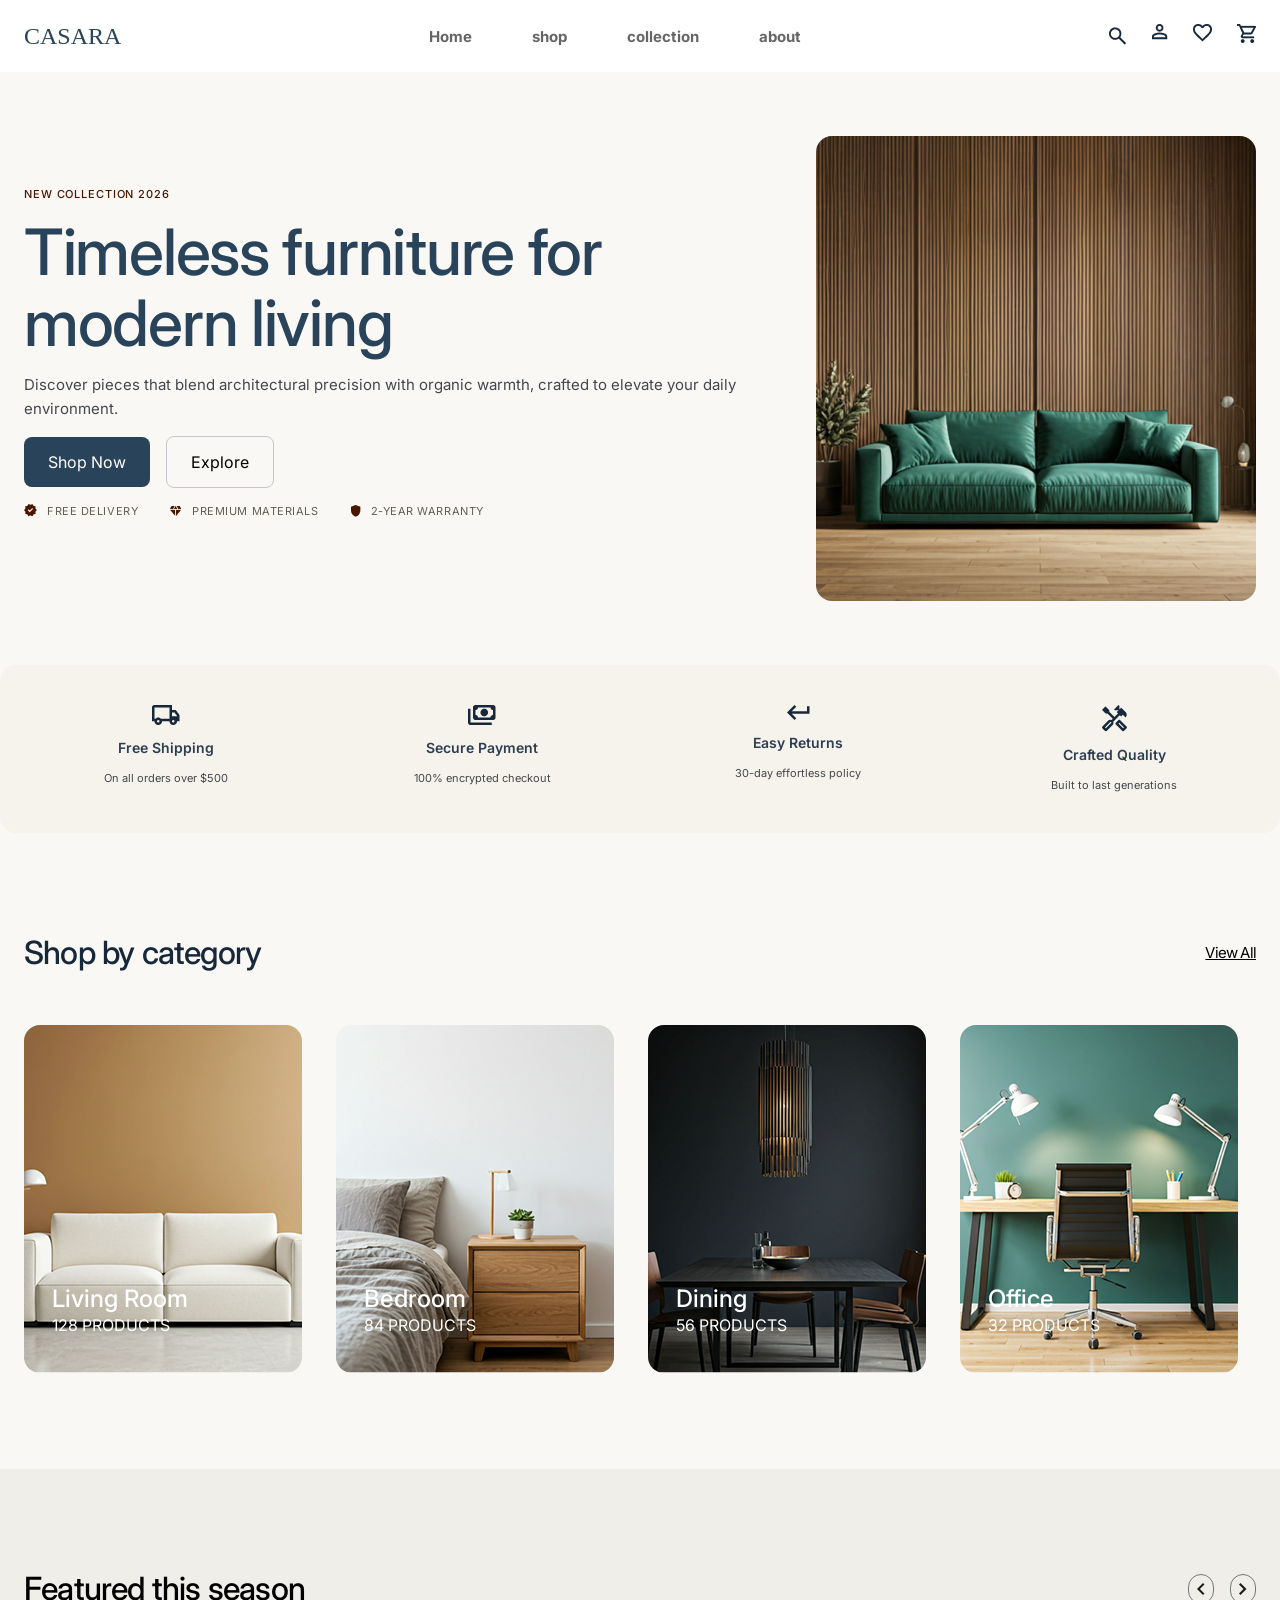
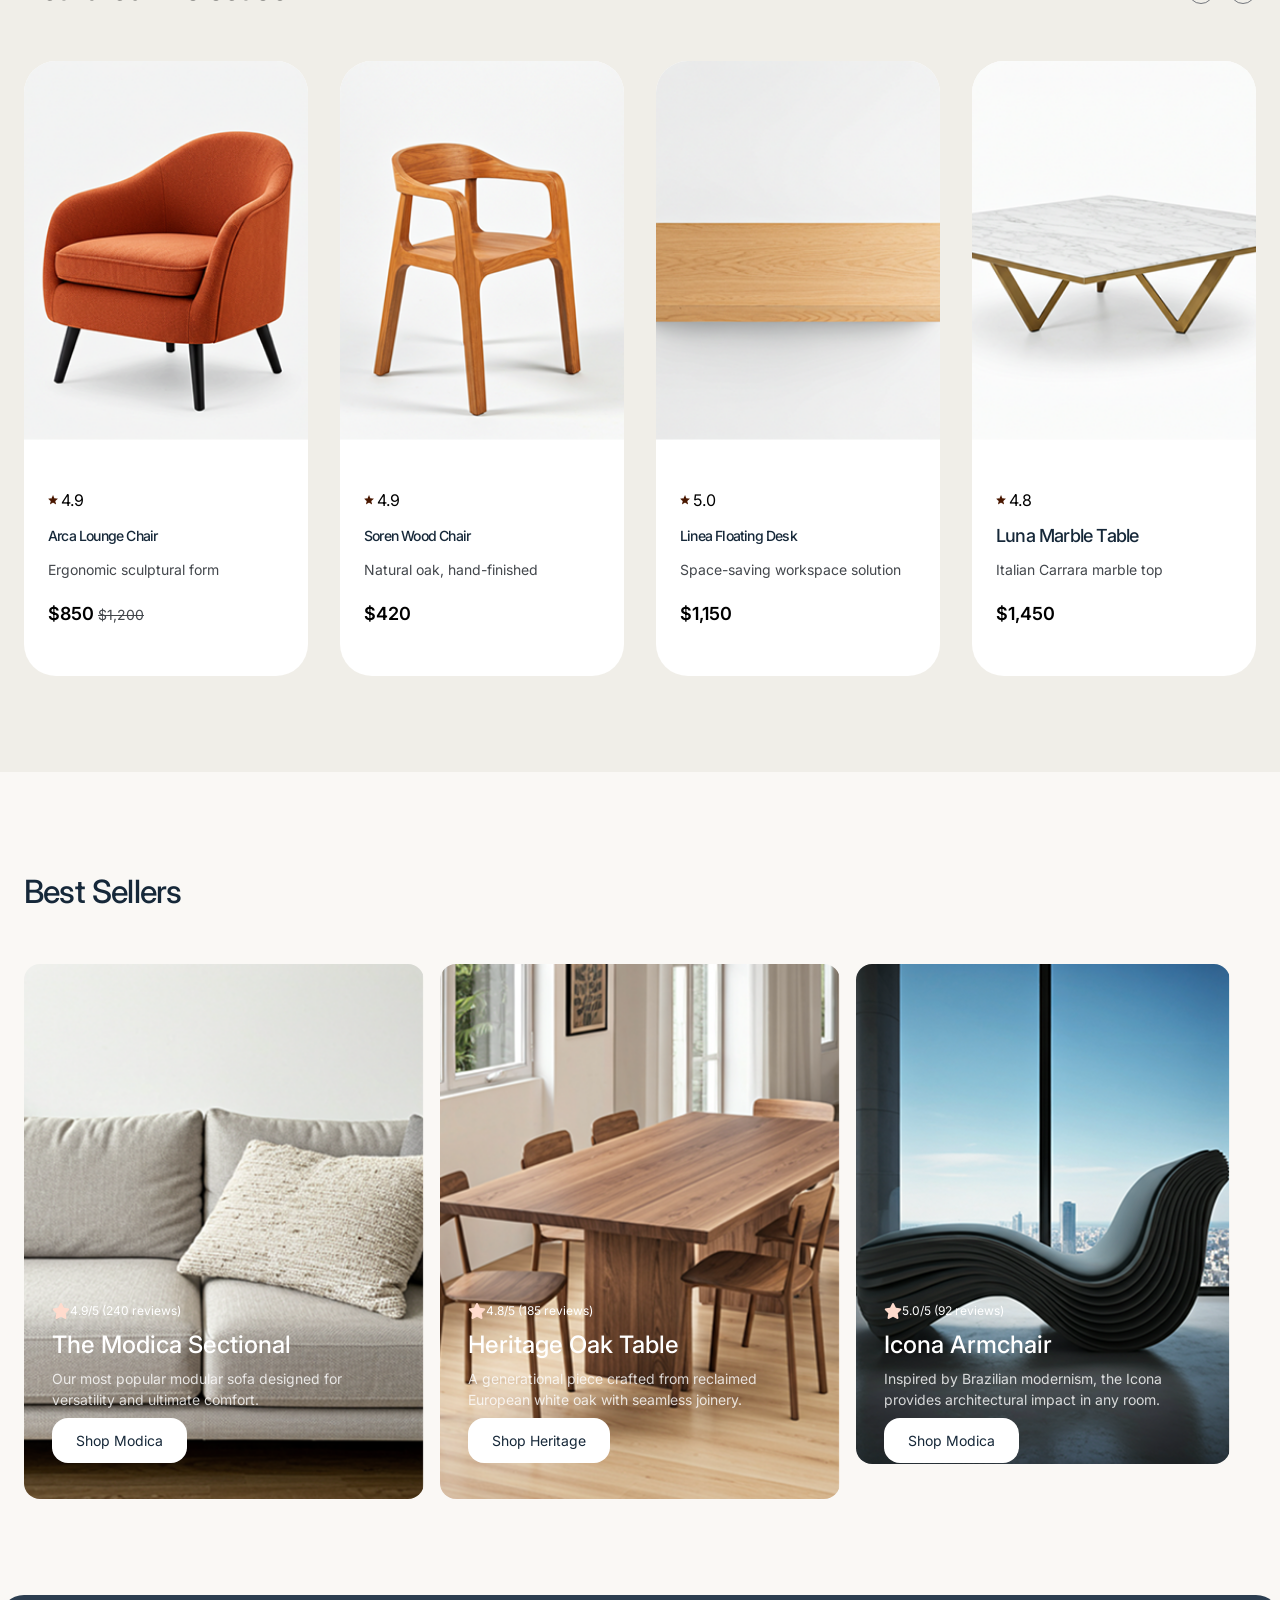
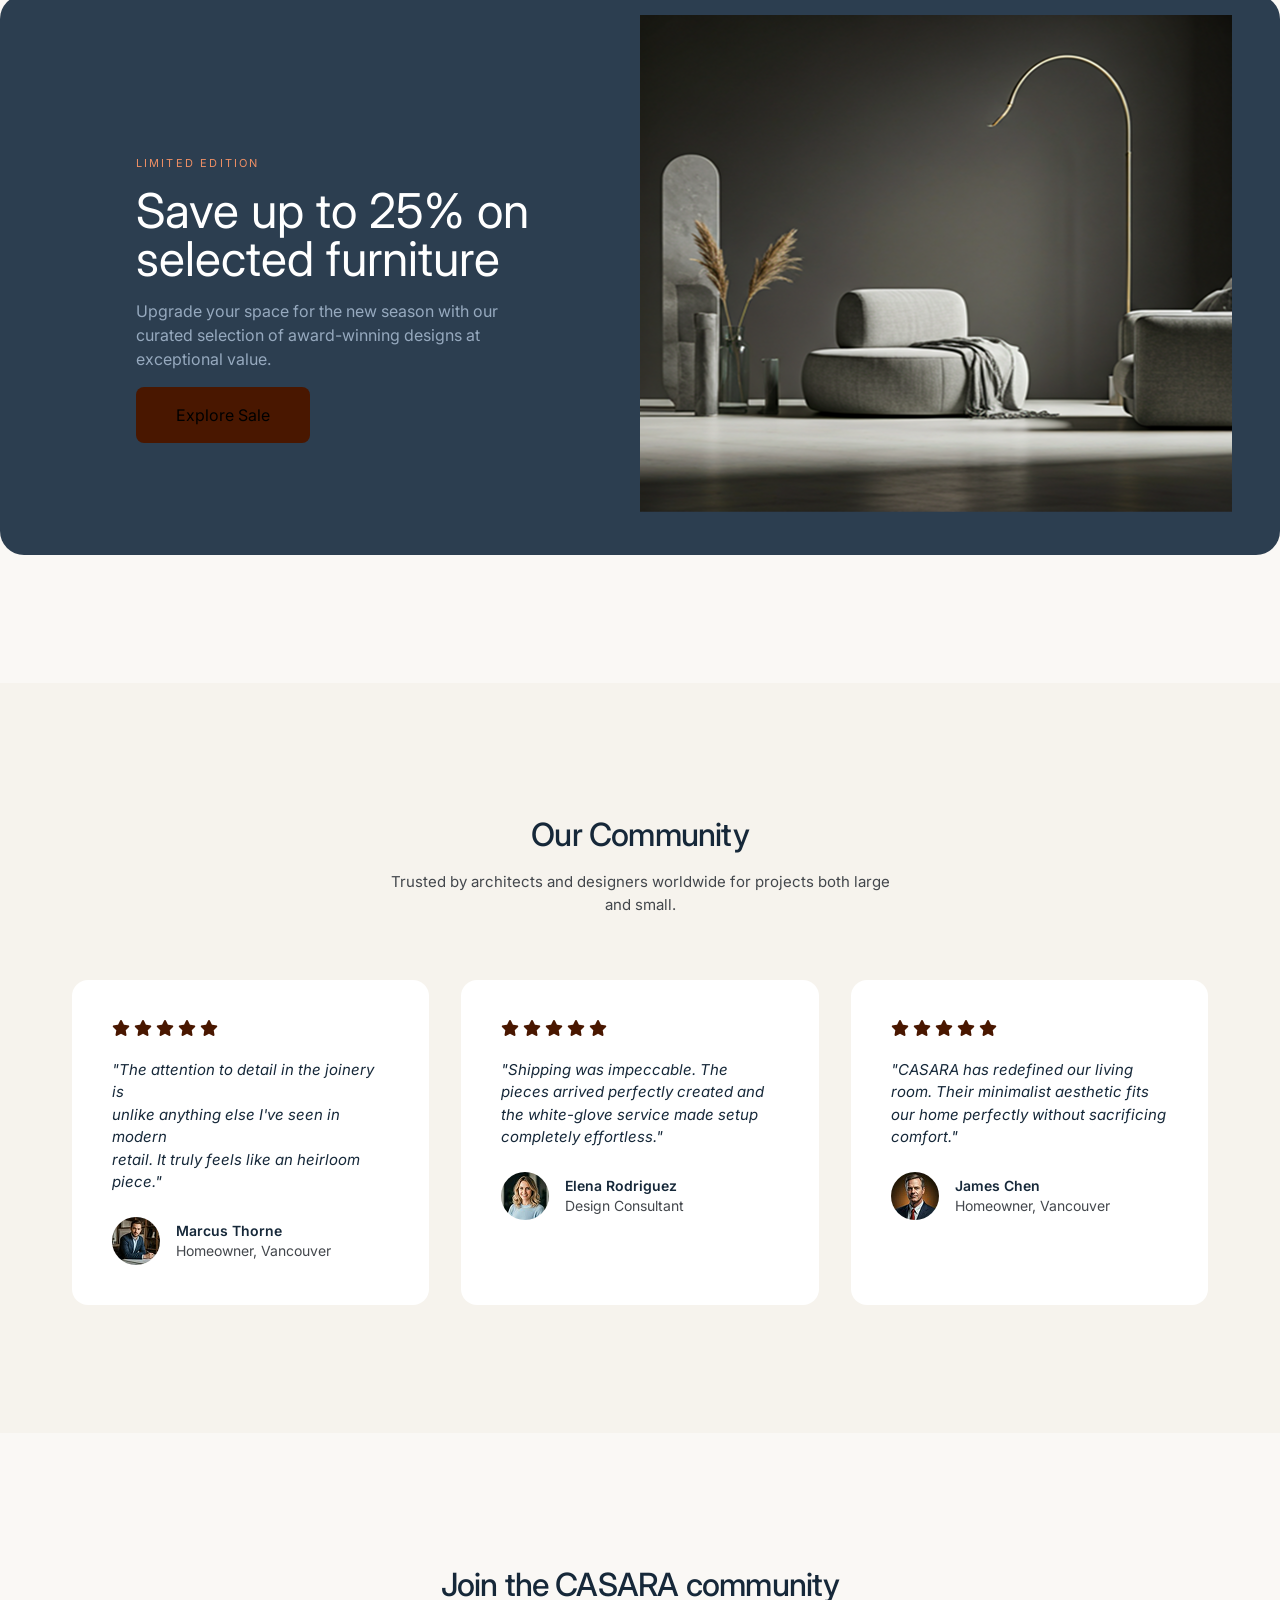
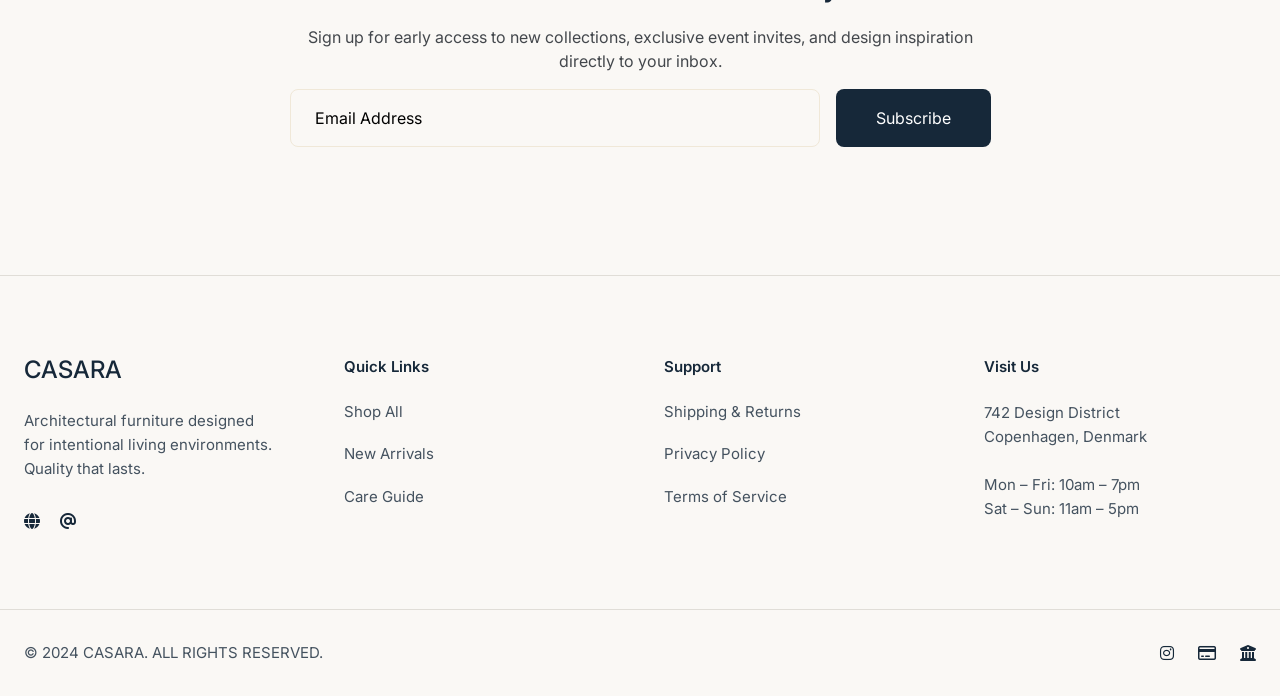
<file: index.html>
<!doctype html>
<html>

<head>
  <meta charset="UTF-8">
  <meta name="viewport" content="width=device-width, initial-scale=1.0">
  <link rel="preconnect" href="https://fonts.googleapis.com">
  <link rel="preconnect" href="https://fonts.gstatic.com" crossorigin>
  <link
    href="https://fonts.googleapis.com/css2?family=EB+Garamond:ital,wght@0,400..800;1,400..800&family=Inter:ital,opsz,wght@0,14..32,100..900;1,14..32,100..900&display=swap"
    rel="stylesheet">
  <link href="./src/output.css" rel="stylesheet">
  <link rel="stylesheet" href="https://cdnjs.cloudflare.com/ajax/libs/font-awesome/6.7.2/css/all.min.css">
</head>



<body class="font-inter ">
  <header class=" py-5 bg-white">
    <div class="container  mx-auto row justify-between  px-6">
      <div class="menu block md:hidden"><a href="#"><img src="./assets/img/icons/menu (1).svg" alt=""> </a> </div>

      <div class="logo font-logo text-2xl text-primary-warm "> <a href="index.html">CASARA</a></div>

      <nav class=" hidden md:block">
        <ul class="row  gap-15">
          <li> <a href=" #" class="navlink">Home</a></li>
          <li> <a href=" #" class="navlink">shop</a></li>
          <li> <a href=" #" class="navlink">collection</a></li>
          <li> <a href=" #" class="navlink">about</a></li>

        </ul>



      </nav>
      <div>
        <ul class="flex gap-6.25">

          <li class="hidden md:block"> <a href=" #">
              <img src="./assets/img/icons/search.png" alt=""> </a></li>

          <li class="hidden md:block"> <a href="#"> <img src="./assets/img/icons/person.png" alt=""></a></li>
          <li class="hidden md:block"> <a href="# "> <img src="./assets/img/icons/heart.png" alt=""></a></li>
          <li> <a href=" #"> <img src="./assets/img/icons/Icon.png" alt=""></a></li>

        </ul>
      </div>
    </div>
  </header>
  <main>
    <section class="py-10">
      <div class="container row py-6 flex-col md:flex-row gap-12 ">
        <div class="flex flex-col gap-[14.9px]">
          <div class="text-[#491700] text-[11px] font-medium  leading-[16.5px] tracking-[0.88px]"> NEW COLLECTION 2026
          </div>

          <h1
            class="text-[36px] leading-[39.6px] tracking-[-0.72px] text-primary-warm lg:text-[64px] font-medium  lg:leading-[70.4px] lg:tracking-[-1.28px] ">
            Timeless furniture for modern living
          </h1>
          <div>
            <p class="text-graycol text-[15px] font-normal leading-6 ">Discover pieces that blend architectural
              precision with organic warmth, crafted to elevate your daily environment.

            </p>
          </div>

          <div class="   flex-col  row md:flex-row  gap-[16px] "> <button
              class=" w-full md:w-auto bg-primary-warm text-white text-[16px] leading-6 py-3.25 px-6  rounded-lg hover:bg-primary-warm/80 transition active:scale-90">Shop
              Now
            </button>
            <button
              class="w-full md:w-auto border border-[#C4C6CD]  py-3.25 px-6 rounded-lg  hover:bg-primary-warm/80 transition active:scale-90">Explore</button>
          </div>
          <div class="  flex flex-col pb-8 gap-4 md:flex-row md:row md:gap-8">
            <div class=" text-[11px] leading-4 tracking-[.55px] text-[#635E55] row gap-2.5 "> <img
                src="./assets/img/icons/true.png" alt="">FREE
              DELIVERY</div>
            <div class=" text-[11px] leading-4 tracking-[.55px] text-[#635E55] row gap-2.5 "> <img
                src="./assets/img/icons/redheart.png" alt=""> PREMIUM
              MATERIALS </div>
            <div class=" text-[11px] leading-4 tracking-[.55px] text-[#635E55] row gap-2.5 "> <img
                src="./assets/img/icons/Icon (2).png" alt="">2-YEAR WARRANTY
            </div>
          </div>



        </div>
        <div> <img class="rounded-2xl" src="./assets/img/imges/hero.png" alt=""></div>

      </div>

    </section>

    <section class="container bg-[#F6F3ED]   rounded-2xl ">
      <div class=" grid grid-cols-2 md:grid-cols-4 gap-8  py-10 ">
        <div class=" flex flex-col items-center text-center">
          <img src="./assets/img/icons/bus.png" alt="">
          <h4 class="my-3 text-[#2C3E50]  text-[14px] leading-[21px]">Free Shipping</h4>
          <p class="para">On all orders over $500</p>
        </div>
        <div class=" flex flex-col items-center text-center">
          <img src="./assets/img/icons/Icon (1).png" alt="">
          <h4 class="my-3 text-[#2C3E50] text-[14px] leading-[21px]">Secure Payment</h4>
          <p class="para">100% encrypted checkout</p>
        </div>
        <div class=" flex flex-col items-center text-center">
          <img src="./assets/img/icons/arrow.png" alt="">
          <h4 class="my-3 text-[#2C3E50] text-[14px] leading-[21px]">Easy Returns</h4>
          <p class="para">30-day effortless policy</p>
        </div>
        <div class=" flex flex-col items-center text-center">
          <img src="./assets/img/icons/Icon (3).png" alt="">
          <h4 class="my-3 text-[#2C3E50] text-[14px] leading-[21px]">Crafted Quality</h4>
          <p class="para">Built to last generations</p>
        </div>
      </div>
    </section>

    <section class="mt-24">
      <div class=" container ">
        <div class="head mb-8 md:mb-12 w-full row justify-between ">
          <h2 class="text-bluetext text-[32px] ">Shop by category</h2>
          <p class="underline underline-offset-1 text-[15px] tracking-[-.8px]">View All</p>
        </div>
        <div class="cards grid grid-cols-2 gap-4 md:grid-cols-4">
          <div class="relative">
            <img class="rounded-2xl" src="./assets/img/imges/livingroom.png" alt="">
            <div class="absolute bottom-9 left-7 text-white">
              <h3>Living Room</h3>
              <p class="">128 PRODUCTS</p>
            </div>
          </div>
          <div class="relative"><img class="rounded-2xl" src="./assets/img/imges/bedroom.png" alt="">
            <div class="absolute bottom-9 left-7 text-white">
              <h3>Bedroom</h3>
              <p class="">84 PRODUCTS</p>
            </div>
          </div>
          <div class="relative"><img class="rounded-2xl" src="./assets/img/imges/dining.png" alt="">
            <div class="absolute bottom-9 left-7 text-white">
              <h3>Dining</h3>
              <p class=""> 56 PRODUCTS</p>
            </div>
          </div>
          <div class="relative"><img class="rounded-2xl" src="./assets/img/imges/office.png" alt="">
            <div class="absolute bottom-9 left-7 text-white">
              <h3>Office</h3>
              <p class="">32 PRODUCTS</p>
            </div>
          </div>

        </div>
      </div>


    </section>
    <section class=" my-24 bg-[#F0EEE8]">
      <div class="pb-24 ">
        <div class="header container row justify-between pt-24 pb-12 ">
          <h2> Featured this season</h2>
          <div class="row gap-4">
            <button class="border border-[#74777D] rounded-[9999px] py-2 px-2"> <img
                src="./assets/img/icons/leftarrow.png" alt=""></button>
            <button class="border border-[#74777D] rounded-[9999px] py-2 px-2"> <img
                src="./assets/img/icons/rightarrow.png" alt=""></button>
          </div>
        </div>
        <div class="container grid  sm:grid-cols-1 md:grid-cols-4  md:gap-8">
          <div class="  bg-white overflow-hidden rounded-4xl">
            <div class="img"> <img class="w-full" src="./assets/img/imges/orangechair.png" alt=""></div>
            <div class="text p-6">
              <div class=" md:mt-6 row gap-[3.25px]"> <img src="./assets/img/icons/star.png" alt="">
                <span>4.9</span>
              </div>
              <h2 class="text-bluetext text-[14px]">Arca Lounge Chair</h2>
              <p class=" text-graycol leading-5 text-[14px]">Ergonomic sculptural form</p>
              <div class="md:mt-5 mb-6"> <span class=" price">$850</span>
                <span class="text-graycol text-[14px] line-through">$1,200</span>
              </div>

            </div>
          </div>
          <div class="  bg-white overflow-hidden sm: rounded-4xl">
            <div class="img"> <img class="w-full" src="./assets/img/imges/woodchair.png" alt=""></div>
            <div class="text p-6">
              <div class="md:mt-6 row gap-[3.25px]"> <img src="./assets/img/icons/star.png" alt=""> <span
                  class="">4.9</span></div>
              <h2 class="text-bluetext text-[14px]">Soren Wood Chair</h2>
              <p class=" text-graycol leading-5 text-[14px]">Natural oak, hand-finished</p>
              <div class="md:mt-5"> <span class="price">$420</span>
              </div>

            </div>
          </div>

          <div class="hidden md:block bg-white overflow-hidden rounded-4xl">
            <div class="img"> <img class="w-full" src="./assets/img/imges/wood.png" alt=""></div>
            <div class="text p-6">
              <div class=" md:mt-6 row gap-[3.25px]"> <img src="./assets/img/icons/star.png" alt="">
                <span>5.0</span>
              </div>
              <h2 class="text-bluetext text-[14px]">Linea Floating Desk</h2>
              <p class=" text-graycol leading-5 text-[14px]">Space-saving workspace
                solution</p>
              <div class="md:mt-5"> <span class=" price">$1,150</span>
              </div>
            </div>
          </div>

          <div class="  hidden md:block bg-white overflow-hidden rounded-4xl">
            <div class="img">
              <img class="w-full" src="./assets/img/imges/table.png" alt="">
            </div>
            <div class="text p-6">
              <div class=" mt-6 row gap-[3.25px]"> <img src="./assets/img/icons/star.png" alt="">
                <span>4.8</span>
              </div>
              <h2 class="text-bluetext text-[18px]">Luna Marble Table</h2>
              <p class=" text-graycol leading-5 text-[14px]">Italian Carrara marble top</p>
              <div class="md:mt-5"> <span class="price">$1,450</span>
              </div>
            </div>
          </div>
        </div>


    </section>

    <section class="pb-24">
      <div class=" container ">
        <div class="head mb-8 md:mb-12 w-full row justify-between ">
          <h2 class="text-bluetext text-[32px] ">Best Sellers</h2>
        </div>
        <div class="cards grid grid-cols-1 gap-4 md:grid-cols-3">
          <div class="relative">
            <img class="rounded-2xl w-full" src="./assets/img/imges/sofa.png" alt="">
            <div class="absolute bottom-9 left-7 text-white">
              <div class="row"> <span class="text-[#FFDBCD]"> <i class="fa-solid fa-star"></i></span>
                <p class="text-[12px]">
                  4.9/5 (240 reviews)
                </p>
              </div>
              <h3 class="my-2">The Modica Sectional</h3>
              <p class="text-[14px] mb-2 text-white/80 ">Our most popular modular sofa designed for <br> versatility and
                ultimate
                comfort.</p>
              <button class="px-6 py-3  bg-white text-bluetext text-[14px] rounded-2xl"> Shop Modica</button>
            </div>
          </div>

          <div class="relative">
            <img class="rounded-2xl w-full" src="./assets/img/imges/woodtable.png" alt="">
            <div class="absolute bottom-9 left-7 text-white">
              <div class="row"> <span class="text-[#FFDBCD]"> <i class="fa-solid fa-star"></i></span>
                <p class="text-[12px]">
                  4.8/5 (185 reviews)
                </p>
              </div>
              <h3 class="my-2">Heritage Oak Table</h3>
              <p class="text-[14px] mb-2 text-white/80 ">A generational piece crafted from reclaimed <br>
                European white oak with seamless joinery.</p>
              <button class="px-6 py-3  bg-white text-bluetext text-[14px] rounded-2xl"> Shop Heritage</button>
            </div>
          </div>
          <div class="relative hidden md:block">
            <img class="rounded-2xl" src="./assets/img/imges/view.png" alt="">
            <div class="absolute bottom-9 left-7 text-white">
              <div class="row"> <span class="text-[#FFDBCD]"> <i class="fa-solid fa-star"></i></span>
                <p class="text-[12px]">
                  5.0/5 (92 reviews)
                </p>
              </div>
              <h3 class="my-2">Icona Armchair</h3>
              <p class="text-[14px] mb-2 text-white/80 ">Inspired by Brazilian modernism, the Icona <br>
                provides architectural impact in any room.</p>
              <button class="px-6 py-3  bg-white text-bluetext text-[14px] rounded-2xl"> Shop Modica</button>
            </div>
          </div>
    </section>
    <section>
      <div class=" container grid grid-cols-1 md:grid-cols-2  rounded-3xl bg-[#2C3E50]">
        <div class=" p-8 md:p-20 mx-auto">
          <p class="text-[#EE8F65] pt-20 text-[11px] tracking-[2.2px] ">LIMITED EDITION</p>
          <p class="text-5xl text-white my-[15.8px]">Save up to 25% on <br>
            selected furniture</p>
          <p class=" my-[15.8px] text-[#96A9BE]">Upgrade your space for the new season with our <br>
            curated selection of award-winning designs at <br>
            exceptional value.</p>

          <button class=" sm:mb-8 px-10 py-4 rounded-lg mb-20 bg-[#491700]"> Explore Sale </button>
        </div>
        <div class="md:pt-5"> <img class=" " src="./assets/img/imges/interior-design.png" alt=""></div>
      </div>
    </section>


    <section class="my-32">
      <div class="bg-[#F6F3ED] container grid grid-cols-1  py-32">
        <div class="text  text-center ">
          <h2 class="text-bluetext text-[32px] tracking-[-.8px]">Our Community</h2>
          <p class="text-[15px] text-graycol pt-3 pb-10 md:pb-16">Trusted by architects and designers worldwide for
            projects both large <br>
            and small.</p>
        </div>
        <div class=" mx-12 grid grid-cols-1 md:grid-cols-3  gap-8">

          <!-- Card 1 -->
          <div class="bg-white  rounded-2xl py-10 px-10">

            <div class="flex gap-1  mb-[22.9px]">
              <i class="fa-solid fa-star text-[#491700]"></i>
              <i class="fa-solid fa-star text-[#491700]"></i>
              <i class="fa-solid fa-star text-[#491700]"></i>
              <i class="fa-solid fa-star text-[#491700]"></i>
              <i class="fa-solid fa-star text-[#491700]"></i>
            </div>

            <p class="text-[15px] italic mb-[22.9px] text-bluetext">
              "The attention to detail in the joinery is <br>
              unlike anything else I've seen in modern <br>
              retail. It truly feels like an heirloom piece."
            </p>

            <div class="row">
              <img src="./assets/img/imges/man.png" class="w-12 h-12 rounded-full object-cover" alt="Marcus Thorne">

              <div class="ml-4">
                <h4 class="font-semibold text-bluetext text-[14px]">
                  Marcus Thorne
                </h4>
                <p class="text-sm text-[#43474C]">
                  Homeowner, Vancouver
                </p>
              </div>
            </div>

          </div>


          <div class="bg-white hidden md:block rounded-2xl py-10 px-10">

            <div class="flex gap-1  mb-[22.9px]">
              <i class="fa-solid fa-star text-[#491700]"></i>
              <i class="fa-solid fa-star text-[#491700]"></i>
              <i class="fa-solid fa-star text-[#491700]"></i>
              <i class="fa-solid fa-star text-[#491700]"></i>
              <i class="fa-solid fa-star text-[#491700]"></i>
            </div>

            <p class="text-[15px] italic mb-[22.9px] text-bluetext">
              "Shipping was impeccable. The pieces arrived perfectly created
              and the white-glove service made setup completely effortless."
            </p>

            <div class="row">
              <img src="./assets/img/imges/woman.png" class="w-12 h-12 rounded-full object-cover" alt="Elena Rodriguez">

              <div class="ml-4">
                <h4 class="font-semibold text-bluetext text-[14px]">
                  Elena Rodriguez
                </h4>
                <p class="text-sm text-[#43474C]">
                  Design Consultant
                </p>
              </div>
            </div>

          </div>


          <div class="bg-white hidden md:block rounded-2xl py-10 px-10">

            <div class="flex gap-1  mb-[22.9px]">
              <i class="fa-solid fa-star text-[#491700]"></i>
              <i class="fa-solid fa-star text-[#491700]"></i>
              <i class="fa-solid fa-star text-[#491700]"></i>
              <i class="fa-solid fa-star text-[#491700]"></i>
              <i class="fa-solid fa-star text-[#491700]"></i>
            </div>

            <p class="text-[15px] italic mb-[22.9px] text-bluetext">
              "CASARA has redefined our living room.
              Their minimalist aesthetic fits our home perfectly without sacrificing comfort."
            </p>

            <div class="row">
              <img src="./assets/img/imges/man1.png" class="w-12 h-12 rounded-full object-cover" alt="James Chen">

              <div class="ml-4">
                <h4 class="font-semibold text-bluetext text-[14px]">
                  James Chen
                </h4>
                <p class="text-sm text-[#43474C]">
                  Homeowner, Vancouver
                </p>
              </div>
            </div>

          </div>

        </div>
      </div>
      </div>
    </section>


    <section>
      <div class="container mb-32 row flex-col justify-between">
        <h2 class="text-bluetext ">Join the CASARA community</h2>
        <p class="text-[16px] my-4 text-center text-graycol">Sign up for early access to new collections, exclusive
          event invites,
          and
          design inspiration <br>
          directly to your inbox.</p>
        <div class="flex flex-col md:flex-row md:gap-4 "><input type="email" placeholder="Email Address"
            class="flex-1 border rounded-lg border-[#f0e8d8] w-85.5 md:w-132.5 px-6 py-4 outline-none">
          <button class="bg-bluetext text-white px-10 py-4 rounded-lg">Subscribe</button>
        </div>
      </div>
    </section>

    <footer class="border-t border-[#E0DDD7]">

      <div class="container py-20">

        <div class="grid grid-cols-1 md:grid-cols-4 gap-12">

          <!-- CASARA -->
          <div>
            <h3 class="text-bluetext mb-6">CASARA</h3>

            <p class="text-[15px] text-[#162839CC] leading-6">
              Architectural furniture designed <br>
              for intentional living environments. <br>
              Quality that lasts.
            </p>

            <div class="flex gap-5 mt-8 text-bluetext">
              <i class="fa-solid fa-globe"></i>
              <i class="fa-solid fa-at"></i>
            </div>
          </div>


          <!-- Quick Links -->
          <div>
            <h4 class="text-bluetext mb-6">Quick Links</h4>

            <ul class="flex flex-col gap-5 text-[15px] text-[#162839CC]">
              <li><a href="#">Shop All</a></li>
              <li><a href="#">New Arrivals</a></li>
              <li><a href="#">Care Guide</a></li>
            </ul>
          </div>


          <!-- Support -->
          <div>
            <h4 class="text-bluetext mb-6">Support</h4>

            <ul class="flex flex-col gap-5 text-[15px] text-[#162839CC]">
              <li><a href="#">Shipping & Returns</a></li>
              <li><a href="#">Privacy Policy</a></li>
              <li><a href="#">Terms of Service</a></li>
            </ul>
          </div>


          <!-- Visit Us -->
          <div>
            <h4 class="text-bluetext mb-6">Visit Us</h4>

            <p class="text-[15px] text-[#162839CC] leading-6">
              742 Design District<br>
              Copenhagen, Denmark
            </p>

            <p class="text-[15px] text-[#162839CC] leading-6 mt-6">
              Mon – Fri: 10am – 7pm<br>
              Sat – Sun: 11am – 5pm
            </p>
          </div>

        </div>

      </div>


      <!-- Bottom Footer -->
      <div class="border-t border-[#E0DDD7]">

        <div class="container py-8 flex flex-col md:flex-row justify-between items-center gap-5">

          <p class="text-[15px] text-[#162839CC]">
            © 2024 CASARA. ALL RIGHTS RESERVED.
          </p>

          <div class="flex gap-6 text-bluetext">
            <i class="fa-brands fa-instagram"></i>
            <i class="fa-regular fa-credit-card"></i>
            <i class="fa-solid fa-building-columns"></i>
          </div>

        </div>

      </div>

    </footer>

  </main>
</body>

</html>
</file>
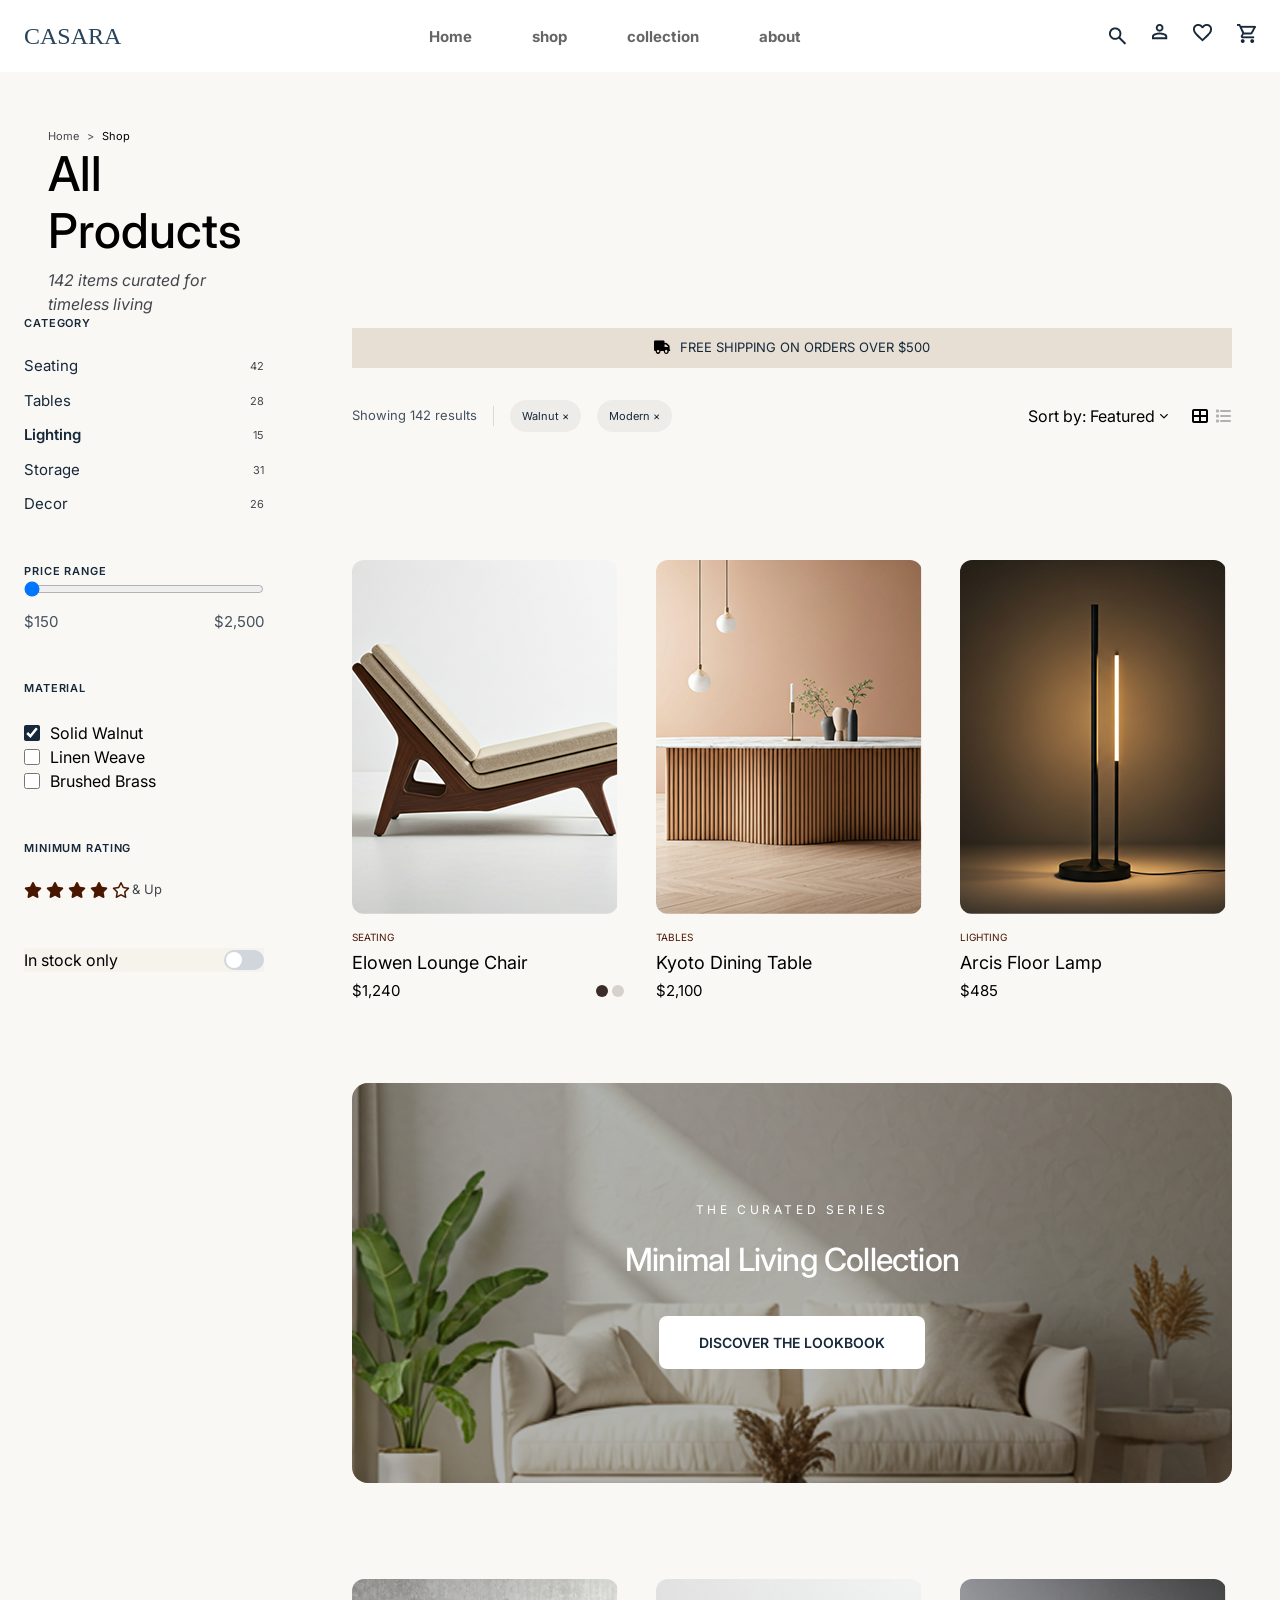
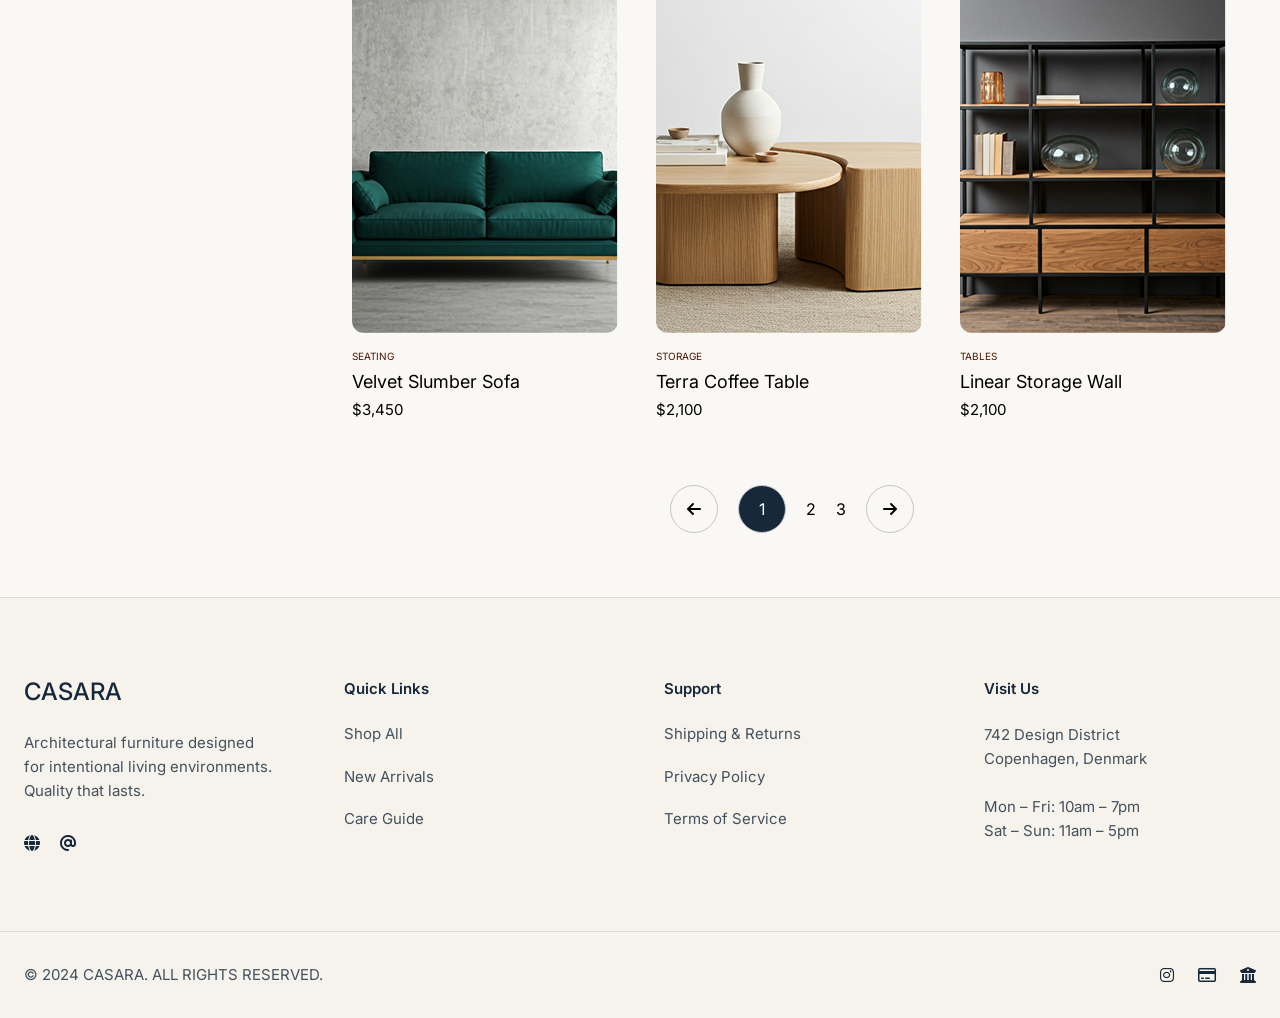
<file: homepage.html>
<!doctype html>
<html>

<head>
    <meta charset="UTF-8">
    <meta name="viewport" content="width=device-width, initial-scale=1.0">
    <link rel="preconnect" href="https://fonts.googleapis.com">
    <link rel="preconnect" href="https://fonts.gstatic.com" crossorigin>
    <link
        href="https://fonts.googleapis.com/css2?family=EB+Garamond:ital,wght@0,400..800;1,400..800&family=Inter:ital,opsz,wght@0,14..32,100..900;1,14..32,100..900&display=swap"
        rel="stylesheet">
    <link href="./src/output.css" rel="stylesheet">
    <link rel="stylesheet" href="https://cdnjs.cloudflare.com/ajax/libs/font-awesome/6.7.2/css/all.min.css">
</head>



<body class="font-inter ">
    <header class=" py-5 bg-white">
        <div class="container  mx-auto row justify-between  ">
            <div class="menu block md:hidden"><a href="#"><img src="./assets/img/icons/menu (1).svg" alt=""> </a> </div>

            <div class="logo font-logo text-2xl text-primary-warm "> <a href="index.html">CASARA</a></div>

            <nav class=" hidden md:block">
                <ul class="row  gap-15">
                    <li> <a href=" #" class="navlink">Home</a></li>
                    <li> <a href=" #" class="navlink">shop</a></li>
                    <li> <a href=" #" class="navlink">collection</a></li>
                    <li> <a href=" #" class="navlink">about</a></li>

                </ul>



            </nav>
            <div>
                <ul class="flex gap-6.25">

                    <li class="hidden md:block"> <a href=" #">
                            <img src="./assets/img/icons/search.png" alt=""> </a></li>

                    <li class="hidden md:block"> <a href="#"> <img src="./assets/img/icons/person.png" alt=""></a></li>
                    <li class="hidden md:block"> <a href="# "> <img src="./assets/img/icons/heart.png" alt=""></a></li>
                    <li> <a href=" #"> <img src="./assets/img/icons/Icon.png" alt=""></a></li>

                </ul>
            </div>
        </div>
    </header>

    <main>

        <div class="grid grid-cols-[240px_1fr] gap-16  container">




            <aside class="">
                <section class="pt-14">
                    <div class=" container">
                        <div class=" flex items-center gap-2   "> <a class="text-[#43474C] text-[11px]  "
                                href="index.html">
                                Home</a>
                            <span class="text-graycol text-[11px] ">></span>
                            <span class="text-[11px]">Shop</span>
                        </div>
                        <h1>All Products</h1>
                        <p class="text-graycol text-[16px] italic mt-2">142 items curated for timeless living</p>

                    </div>
                </section>
                <h4 class="text-bluetext text-[11px] tracking-[.88px] mb-6"> CATEGORY</h4>
                <div>
                    <div class="row justify-between  mb-3">
                        <p class="text-bluetext text-[15px]">Seating</p>
                        <span class="text-graycol text-[11px]">42</span>
                    </div>

                    <div class="row justify-between mb-3">
                        <p class="text-bluetext text-[15px]">Tables</p>
                        <span class="text-graycol text-[11px]">28</span>
                    </div>
                    <div class="row justify-between mb-3">
                        <p class="text-bluetext text-[15px] font-semibold">Lighting</p>
                        <span class="text-graycol text-[11px]">15</span>
                    </div>
                    <div class="row justify-between mb-3">
                        <p class="text-bluetext text-[15px]">Storage</p>
                        <span class="text-graycol text-[11px]">31</span>
                    </div>

                    <div class="row justify-between mb-12">
                        <p class="text-bluetext text-[15px]">Decor</p>
                        <span class="text-graycol text-[11px]">26</span>
                    </div>
                </div>
                <div>
                    <h4 class="text-[11px] text-bluetext tracking-[.88px]">PRICE RANGE</h4>
                    <div> <input type="range" min="150" max="2500" value="150" class="w-full">
                        <div class="flex justify-between mt-2 text-[15px] text-[#162839CC]">
                            <span>$150</span>
                            <span>$2,500</span>
                        </div>
                    </div>
                </div>
                <div>
                    <h4 class="text-bluetext mt-12 text-[11px] tracking-[.88px] mb-6"> MATERIAL</h4>
                    <div>
                        <div class="row gap-2.5"><input type="checkbox" checked class="w-4 h-4  accent-bluetext">

                            <p> Solid Walnut </p>

                        </div>

                        <div class="row gap-2.5"><input type="checkbox" class="w-4 h-4  accent-bluetext">

                            <p> Linen Weave </p>

                        </div>
                        <div class="row gap-2.5 mb-12"><input type="checkbox" class="w-4 h-4  accent-bluetext">

                            <p> Brushed Brass </p>

                        </div>
                    </div>
                </div>

                <div>
                    <h4 class="text-bluetext text-[11px] mt-12 tracking-[.88px] mb-6"> MINIMUM RATING</h4>

                    <div class="row gap-0.5 mb-12">
                        <div class="flex gap-1  ">
                            <i class="fa-solid fa-star text-[#491700]"></i>
                            <i class="fa-solid fa-star text-[#491700]"></i>
                            <i class="fa-solid fa-star text-[#491700]"></i>
                            <i class="fa-solid fa-star text-[#491700]"></i>
                            <i class="fa-regular fa-star text-[#491700]"></i>
                        </div>

                        <span class="text-graycol text-[13px]">& Up</span>
                    </div>
                </div>

                <div class="bg-[#F6F3ED] row justify-between"> <span>In stock only</span>
                    <label class="relative inline-block w-[40px] h-[20px] cursor-pointer">

                        <input type="checkbox" class="peer sr-only">

                        <div class="w-full h-full bg-gray-300 rounded-full
                peer-checked:bg-bluetext transition-all"></div>

                        <div class="absolute top-0.5 left-0.5
                w-4 h-4 bg-white rounded-full
                transition-all
                peer-checked:translate-x-5">
                        </div>

                    </label>
                </div>
            </aside>


            <div class="container">
                <section class="">
                    <div class="bg-[#E7DFD4] py-2.5  row gap-2.5 justify-center mb-8 mt-64"> <i
                            class="fa-solid fa-truck text-[13px]"></i><span class="text-[13px] text-bluetext">FREE
                            SHIPPING ON
                            ORDERS
                            OVER
                            $500 </span> </div>

                    <div class="  flex flex-col gap-1 md:flex-row justify-between mb-32">
                        <div class="flex items-center gap-4">

                            <span class="text-[13px] text-[#162839CC]">
                                Showing 142 results
                            </span>

                            <span class="h-5 border-l border-[#D9D9D9]"></span>

                            <button class="bg-[#EEECE8] rounded-full px-3 py-2 text-[11px] text-bluetext">
                                Walnut ×
                            </button>

                            <button class="bg-[#EEECE8] rounded-full px-3 py-2 text-[11px] text-bluetext">
                                Modern ×
                            </button>

                        </div>

                        <div class="row gap-6">
                            <div class="row gap-1">
                                <span>Sort by: Featured </span>
                                <i class="fa-solid fa-chevron-down text-[9px]"></i>
                            </div>
                            <div>
                                <div class="flex gap-2">
                                    <button>
                                        <i class="fa-solid fa-table-cells-large"></i>
                                    </button>

                                    <button>
                                        <i class="fa-solid fa-list text-[#43474C66]"></i>
                                    </button>
                                </div>
                            </div>
                        </div>
                    </div>
                </section>


                <section>
                    <div class="grid grid-cols-1 md:grid-cols-3 gap-8">

                        <div><img class="rounded-xl" src="./assets/img/imges/outchair.png" alt="">
                            <div class="flex flex-col "><span class="text-[10px] text-[#491700] mt-4">SEATING</span>
                                <p class="text-[18px] my-1">Elowen Lounge Chair</p>
                                <div class="row justify-between">
                                    <span class="text-[15px]">$1,240</span>
                                    <div class="row gap-1">
                                        <div class="w-3 h-3 bg-[#3A2D28] rounded-full"></div>
                                        <div class="w-3 h-3 bg-[#D6D1CA] rounded-full"></div>


                                    </div>
                                </div>

                            </div>
                        </div>


                        <div class="hidden md:block"><img class="rounded-xl" src="./assets/img/imges/decor.png" alt="">
                            <div class="flex flex-col "><span class="text-[10px] text-[#491700] mt-4">TABLES</span>
                                <p class="text-[18px] my-1">Kyoto Dining Table</p>
                                <div class="row justify-between">
                                    <span class="text-[15px]">$2,100</span>

                                </div>

                            </div>
                        </div>

                        <div class="hidden md:block">
                            <div><img class="rounded-xl" src="./assets/img/imges/lamp.png" alt="">
                                <div class="flex flex-col "><span
                                        class="text-[10px] text-[#491700] mt-4">LIGHTING</span>
                                    <p class="text-[18px] my-1">Arcis Floor Lamp</p>
                                    <div class="row justify-between">
                                        <span class="text-[15px]">$485</span>

                                    </div>

                                </div>
                            </div>
                        </div>
                    </div>


                </section>

                <section class="mt-20">
                    <div class=" relative bg-[url('../assets/img/imges/nicebg.png')] h-[400px]  flex flex-col items-center justify-center
            text-center bg-cover bg-center rounded-2xl overflow-hidden">
                        <div class="absolute inset-0 bg-black/30"></div>
                        <div class="relative">

                            <span class="text-white  text-[12px] tracking-[3.6px]">THE CURATED SERIES</span>
                            <h2 class="text-white mt-4 mb-8">Minimal Living Collection</h2>
                            <button
                                class="bg-white rounded-lg py-4 px-10 font-semibold text-[14px] text-bluetext ">DISCOVER
                                THE
                                LOOKBOOK</button>
                        </div>
                    </div>
                </section>

                <section class="mt-24">
                    <div class="grid grid-cols-1 md:grid-cols-3 gap-8 ">
                        <div class=""><img class="rounded-xl" src="./assets/img/imges/greensofa.png" alt="">
                            <div class="flex flex-col "><span class="text-[10px] text-[#491700] mt-4">SEATING</span>
                                <p class="text-[18px] my-1">Velvet Slumber Sofa</p>
                                <div class="row justify-between">
                                    <span class="text-[15px]">$3,450</span>

                                </div>

                            </div>
                        </div>

                        <div class="hidden md:block"><img class="rounded-xl" src="./assets/img/imges/decor2.png" alt="">
                            <div class="flex flex-col "><span class="text-[10px] text-[#491700] mt-4">STORAGE</span>
                                <p class="text-[18px] my-1">Terra Coffee Table</p>
                                <div class="row justify-between">
                                    <span class="text-[15px]">$2,100</span>

                                </div>

                            </div>
                        </div>

                        <div class="hidden md:block"><img class="rounded-xl" src="./assets/img/imges/librarydecor.png"
                                alt="">
                            <div class="flex flex-col "><span class="text-[10px] text-[#491700] mt-4">TABLES</span>
                                <p class="text-[18px] my-1">Linear Storage Wall</p>
                                <div class="row justify-between">
                                    <span class="text-[15px]">$2,100</span>

                                </div>

                            </div>
                        </div>

                    </div>
                </section>

                <section class="my-16">
                    <div class=" row justify-center gap-5">
                        <button class="h-12 w-12 rounded-full border border-[#C4C6CD]"> <i
                                class="fa-solid fa-arrow-left"></i>
                        </button>
                        <button
                            class="h-12 w-12 rounded-full border text-white text-[16px] border-[#C4C6CD] bg-bluetext"> 1
                        </button>
                        <span class="text-[16px]">2</span>
                        <span class="text-[16px]">3</span>
                        <button class="h-12 w-12 rounded-full border border-[#C4C6CD]">
                            <i class="fa-solid fa-arrow-right"></i>
                        </button>
                    </div>
                </section>
            </div>

        </div>
        <footer class="border-t bg-[#F6F3ED] border-[#E0DDD7]">

            <div class="container py-20">

                <div class="grid grid-cols-1 md:grid-cols-4 gap-12">

                    <!-- CASARA -->
                    <div>
                        <h3 class="text-bluetext mb-6">CASARA</h3>

                        <p class="text-[15px] text-[#162839CC] leading-6">
                            Architectural furniture designed <br>
                            for intentional living environments. <br>
                            Quality that lasts.
                        </p>

                        <div class="flex gap-5 mt-8 text-bluetext">
                            <i class="fa-solid fa-globe"></i>
                            <i class="fa-solid fa-at"></i>
                        </div>
                    </div>


                    <!-- Quick Links -->
                    <div>
                        <h4 class="text-bluetext mb-6">Quick Links</h4>

                        <ul class="flex flex-col gap-5 text-[15px] text-[#162839CC]">
                            <li><a href="#">Shop All</a></li>
                            <li><a href="#">New Arrivals</a></li>
                            <li><a href="#">Care Guide</a></li>
                        </ul>
                    </div>


                    <!-- Support -->
                    <div>
                        <h4 class="text-bluetext mb-6">Support</h4>

                        <ul class="flex flex-col gap-5 text-[15px] text-[#162839CC]">
                            <li><a href="#">Shipping & Returns</a></li>
                            <li><a href="#">Privacy Policy</a></li>
                            <li><a href="#">Terms of Service</a></li>
                        </ul>
                    </div>


                    <!-- Visit Us -->
                    <div>
                        <h4 class="text-bluetext mb-6">Visit Us</h4>

                        <p class="text-[15px] text-[#162839CC] leading-6">
                            742 Design District<br>
                            Copenhagen, Denmark
                        </p>

                        <p class="text-[15px] text-[#162839CC] leading-6 mt-6">
                            Mon – Fri: 10am – 7pm<br>
                            Sat – Sun: 11am – 5pm
                        </p>
                    </div>

                </div>

            </div>


            <!-- Bottom Footer -->
            <div class="border-t border-[#E0DDD7]">

                <div class="container py-8 flex flex-col md:flex-row justify-between items-center gap-5">

                    <p class="text-[15px] text-[#162839CC]">
                        © 2024 CASARA. ALL RIGHTS RESERVED.
                    </p>

                    <div class="flex gap-6 text-bluetext">
                        <i class="fa-brands fa-instagram"></i>
                        <i class="fa-regular fa-credit-card"></i>
                        <i class="fa-solid fa-building-columns"></i>
                    </div>

                </div>

            </div>

        </footer>
    </main>


</body>
</file>
<file: src/output.css>
/*! tailwindcss v4.3.3 | MIT License | https://tailwindcss.com */
@layer properties;
@layer theme, base, components, utilities;
@layer theme {
  :root, :host {
    --font-sans: -apple-system, BlinkMacSystemFont, "Segoe UI", Roboto, "Helvetica Neue",
      "Noto Sans", Arial, sans-serif, "Apple Color Emoji", "Segoe UI Emoji",
      "Segoe UI Symbol", "Noto Color Emoji";
    --font-mono: ui-monospace, SFMono-Regular, Menlo, Monaco, Consolas, "Liberation Mono",
      "Courier New", monospace;
    --color-red-500: oklch(63.7% 0.237 25.331);
    --color-gray-300: oklch(87.2% 0.01 258.338);
    --color-black: #000;
    --color-white: #fff;
    --spacing: 0.25rem;
    --text-sm: 0.875rem;
    --text-sm--line-height: calc(1.25 / 0.875);
    --text-2xl: 1.5rem;
    --text-2xl--line-height: calc(2 / 1.5);
    --text-5xl: 3rem;
    --text-5xl--line-height: 1;
    --font-weight-normal: 400;
    --font-weight-medium: 500;
    --font-weight-semibold: 600;
    --font-weight-bold: 700;
    --radius-lg: 0.5rem;
    --radius-xl: 0.75rem;
    --radius-2xl: 1rem;
    --radius-3xl: 1.5rem;
    --radius-4xl: 2rem;
    --default-transition-duration: 150ms;
    --default-transition-timing-function: cubic-bezier(0.4, 0, 0.2, 1);
    --default-font-family: var(--font-sans);
    --default-mono-font-family: var(--font-mono);
    --font-inter: "inter";
    --font-logo: "Ibarra Real Nova", serif;
    --color-primary-warm: #29445A;
    --color-brand-bg: #FAF8F5;
    --color-bluetext: #162839;
    --color-graycol: #43474C;
  }
}
@layer base {
  *, ::after, ::before, ::backdrop, ::file-selector-button {
    box-sizing: border-box;
    margin: 0;
    padding: 0;
    border: 0 solid;
  }
  html, :host {
    line-height: 1.5;
    -webkit-text-size-adjust: 100%;
    tab-size: 4;
    font-family: var(--default-font-family, -apple-system, BlinkMacSystemFont, "Segoe UI", Roboto, "Helvetica Neue", "Noto Sans", Arial, sans-serif, "Apple Color Emoji", "Segoe UI Emoji", "Segoe UI Symbol", "Noto Color Emoji");
    font-feature-settings: var(--default-font-feature-settings, normal);
    font-variation-settings: var(--default-font-variation-settings, normal);
    -webkit-tap-highlight-color: transparent;
  }
  hr {
    height: 0;
    color: inherit;
    border-top-width: 1px;
  }
  abbr:where([title]) {
    -webkit-text-decoration: underline dotted;
    text-decoration: underline dotted;
  }
  h1, h2, h3, h4, h5, h6 {
    font-size: inherit;
    font-weight: inherit;
  }
  a {
    color: inherit;
    -webkit-text-decoration: inherit;
    text-decoration: inherit;
  }
  b, strong {
    font-weight: bolder;
  }
  code, kbd, samp, pre {
    font-family: var(--default-mono-font-family, ui-monospace, SFMono-Regular, Menlo, Monaco, Consolas, "Liberation Mono", "Courier New", monospace);
    font-feature-settings: var(--default-mono-font-feature-settings, normal);
    font-variation-settings: var(--default-mono-font-variation-settings, normal);
    font-size: 1em;
  }
  small {
    font-size: 80%;
  }
  sub, sup {
    font-size: 75%;
    line-height: 0;
    position: relative;
    vertical-align: baseline;
  }
  sub {
    bottom: -0.25em;
  }
  sup {
    top: -0.5em;
  }
  table {
    text-indent: 0;
    border-color: inherit;
    border-collapse: collapse;
  }
  :-moz-focusring:where(:not(iframe)) {
    outline: auto;
  }
  progress {
    vertical-align: baseline;
  }
  summary {
    display: list-item;
  }
  ol, ul, menu {
    list-style: none;
  }
  img, svg, video, canvas, audio, iframe, embed, object {
    display: block;
    vertical-align: middle;
  }
  img, video {
    max-width: 100%;
    height: auto;
  }
  button, input, select, optgroup, textarea, ::file-selector-button {
    font: inherit;
    font-feature-settings: inherit;
    font-variation-settings: inherit;
    letter-spacing: inherit;
    color: inherit;
    border-radius: 0;
    background-color: transparent;
    opacity: 1;
  }
  :where(select:is([multiple], [size])) optgroup {
    font-weight: bolder;
  }
  :where(select:is([multiple], [size])) optgroup option {
    padding-inline-start: 20px;
  }
  ::file-selector-button {
    margin-inline-end: 4px;
  }
  ::placeholder {
    opacity: 1;
  }
  @supports (not (-webkit-appearance: -apple-pay-button))  or (contain-intrinsic-size: 1px) {
    ::placeholder {
      color: currentcolor;
      @supports (color: color-mix(in lab, red, red)) {
        color: color-mix(in oklab, currentcolor 50%, transparent);
      }
    }
  }
  textarea {
    resize: vertical;
  }
  ::-webkit-search-decoration {
    -webkit-appearance: none;
  }
  ::-webkit-date-and-time-value {
    min-height: 1lh;
    text-align: inherit;
  }
  ::-webkit-datetime-edit {
    display: inline-flex;
  }
  ::-webkit-datetime-edit-fields-wrapper {
    padding: 0;
  }
  ::-webkit-datetime-edit, ::-webkit-datetime-edit-year-field, ::-webkit-datetime-edit-month-field, ::-webkit-datetime-edit-day-field, ::-webkit-datetime-edit-hour-field, ::-webkit-datetime-edit-minute-field, ::-webkit-datetime-edit-second-field, ::-webkit-datetime-edit-millisecond-field, ::-webkit-datetime-edit-meridiem-field {
    padding-block: 0;
  }
  ::-webkit-calendar-picker-indicator {
    line-height: 1;
  }
  :-moz-ui-invalid {
    box-shadow: none;
  }
  button, input:where([type="button"], [type="reset"], [type="submit"]), ::file-selector-button {
    appearance: button;
  }
  ::-webkit-inner-spin-button, ::-webkit-outer-spin-button {
    height: auto;
  }
  [hidden]:where(:not([hidden="until-found"])) {
    display: none !important;
  }
}
@layer utilities {
  .sr-only {
    position: absolute;
    width: 1px;
    height: 1px;
    padding: 0;
    margin: -1px;
    overflow: hidden;
    clip-path: inset(50%);
    white-space: nowrap;
    border-width: 0;
  }
  .absolute {
    position: absolute;
  }
  .relative {
    position: relative;
  }
  .inset-0 {
    inset: 0px;
  }
  .top-0 {
    top: 0px;
  }
  .top-0\.5 {
    top: calc(var(--spacing) * 0.5);
  }
  .bottom-9 {
    bottom: calc(var(--spacing) * 9);
  }
  .left-0 {
    left: 0px;
  }
  .left-0\.5 {
    left: calc(var(--spacing) * 0.5);
  }
  .left-7 {
    left: calc(var(--spacing) * 7);
  }
  .container {
    width: 100%;
    @media (width >= 40rem) {
      max-width: 40rem;
    }
    @media (width >= 48rem) {
      max-width: 48rem;
    }
    @media (width >= 64rem) {
      max-width: 64rem;
    }
    @media (width >= 80rem) {
      max-width: 80rem;
    }
    @media (width >= 96rem) {
      max-width: 96rem;
    }
  }
  .mx-12 {
    margin-inline: calc(var(--spacing) * 12);
  }
  .mx-auto {
    margin-inline: auto;
  }
  .my-1 {
    margin-block: var(--spacing);
  }
  .my-2 {
    margin-block: calc(var(--spacing) * 2);
  }
  .my-3 {
    margin-block: calc(var(--spacing) * 3);
  }
  .my-4 {
    margin-block: calc(var(--spacing) * 4);
  }
  .my-16 {
    margin-block: calc(var(--spacing) * 16);
  }
  .my-24 {
    margin-block: calc(var(--spacing) * 24);
  }
  .my-32 {
    margin-block: calc(var(--spacing) * 32);
  }
  .my-\[15\.8px\] {
    margin-block: 15.8px;
  }
  .mt-1 {
    margin-top: var(--spacing);
  }
  .mt-2 {
    margin-top: calc(var(--spacing) * 2);
  }
  .mt-4 {
    margin-top: calc(var(--spacing) * 4);
  }
  .mt-6 {
    margin-top: calc(var(--spacing) * 6);
  }
  .mt-8 {
    margin-top: calc(var(--spacing) * 8);
  }
  .mt-12 {
    margin-top: calc(var(--spacing) * 12);
  }
  .mt-16 {
    margin-top: calc(var(--spacing) * 16);
  }
  .mt-20 {
    margin-top: calc(var(--spacing) * 20);
  }
  .mt-24 {
    margin-top: calc(var(--spacing) * 24);
  }
  .mt-64 {
    margin-top: calc(var(--spacing) * 64);
  }
  .mt-96 {
    margin-top: calc(var(--spacing) * 96);
  }
  .mb-2 {
    margin-bottom: calc(var(--spacing) * 2);
  }
  .mb-3 {
    margin-bottom: calc(var(--spacing) * 3);
  }
  .mb-6 {
    margin-bottom: calc(var(--spacing) * 6);
  }
  .mb-8 {
    margin-bottom: calc(var(--spacing) * 8);
  }
  .mb-12 {
    margin-bottom: calc(var(--spacing) * 12);
  }
  .mb-20 {
    margin-bottom: calc(var(--spacing) * 20);
  }
  .mb-32 {
    margin-bottom: calc(var(--spacing) * 32);
  }
  .mb-\[22\.9px\] {
    margin-bottom: 22.9px;
  }
  .ml-4 {
    margin-left: calc(var(--spacing) * 4);
  }
  .row {
    display: flex;
    align-items: center;
  }
  .block {
    display: block;
  }
  .flex {
    display: flex;
  }
  .grid {
    display: grid;
  }
  .hidden {
    display: none;
  }
  .inline-block {
    display: inline-block;
  }
  .table {
    display: table;
  }
  .h-3 {
    height: calc(var(--spacing) * 3);
  }
  .h-4 {
    height: calc(var(--spacing) * 4);
  }
  .h-5 {
    height: calc(var(--spacing) * 5);
  }
  .h-12 {
    height: calc(var(--spacing) * 12);
  }
  .h-\[20px\] {
    height: 20px;
  }
  .h-\[70px\] {
    height: 70px;
  }
  .h-\[400px\] {
    height: 400px;
  }
  .h-full {
    height: 100%;
  }
  .w-3 {
    width: calc(var(--spacing) * 3);
  }
  .w-4 {
    width: calc(var(--spacing) * 4);
  }
  .w-12 {
    width: calc(var(--spacing) * 12);
  }
  .w-85 {
    width: calc(var(--spacing) * 85);
  }
  .w-85\.5 {
    width: calc(var(--spacing) * 85.5);
  }
  .w-\[12px\] {
    width: 12px;
  }
  .w-\[40px\] {
    width: 40px;
  }
  .w-\[70px\] {
    width: 70px;
  }
  .w-fit {
    width: fit-content;
  }
  .w-full {
    width: 100%;
  }
  .flex-1 {
    flex: 1;
  }
  .border-collapse {
    border-collapse: collapse;
  }
  .cursor-pointer {
    cursor: pointer;
  }
  .resize {
    resize: both;
  }
  .grid-cols-1 {
    grid-template-columns: repeat(1, minmax(0, 1fr));
  }
  .grid-cols-2 {
    grid-template-columns: repeat(2, minmax(0, 1fr));
  }
  .grid-cols-3 {
    grid-template-columns: repeat(3, minmax(0, 1fr));
  }
  .grid-cols-\[240px_1fr\] {
    grid-template-columns: 240px 1fr;
  }
  .flex-col {
    flex-direction: column;
  }
  .flex-col-reverse {
    flex-direction: column-reverse;
  }
  .items-center {
    align-items: center;
  }
  .justify-between {
    justify-content: space-between;
  }
  .justify-center {
    justify-content: center;
  }
  .gap-0 {
    gap: 0px;
  }
  .gap-0\.5 {
    gap: calc(var(--spacing) * 0.5);
  }
  .gap-1 {
    gap: var(--spacing);
  }
  .gap-2 {
    gap: calc(var(--spacing) * 2);
  }
  .gap-2\.5 {
    gap: calc(var(--spacing) * 2.5);
  }
  .gap-4 {
    gap: calc(var(--spacing) * 4);
  }
  .gap-5 {
    gap: calc(var(--spacing) * 5);
  }
  .gap-6 {
    gap: calc(var(--spacing) * 6);
  }
  .gap-6\.25 {
    gap: calc(var(--spacing) * 6.25);
  }
  .gap-8 {
    gap: calc(var(--spacing) * 8);
  }
  .gap-12 {
    gap: calc(var(--spacing) * 12);
  }
  .gap-15 {
    gap: calc(var(--spacing) * 15);
  }
  .gap-16 {
    gap: calc(var(--spacing) * 16);
  }
  .gap-\[3\.25px\] {
    gap: 3.25px;
  }
  .gap-\[14\.9px\] {
    gap: 14.9px;
  }
  .gap-\[16px\] {
    gap: 16px;
  }
  .overflow-hidden {
    overflow: hidden;
  }
  .rounded {
    border-radius: 0.25rem;
  }
  .rounded-2xl {
    border-radius: var(--radius-2xl);
  }
  .rounded-3xl {
    border-radius: var(--radius-3xl);
  }
  .rounded-4xl {
    border-radius: var(--radius-4xl);
  }
  .rounded-\[9999px\] {
    border-radius: 9999px;
  }
  .rounded-full {
    border-radius: calc(infinity * 1px);
  }
  .rounded-lg {
    border-radius: var(--radius-lg);
  }
  .rounded-xl {
    border-radius: var(--radius-xl);
  }
  .rounded-l {
    border-top-left-radius: 0.25rem;
    border-bottom-left-radius: 0.25rem;
  }
  .border {
    border-style: var(--tw-border-style);
    border-width: 1px;
  }
  .border-2 {
    border-style: var(--tw-border-style);
    border-width: 2px;
  }
  .border-\[1px\] {
    border-style: var(--tw-border-style);
    border-width: 1px;
  }
  .border-t {
    border-top-style: var(--tw-border-style);
    border-top-width: 1px;
  }
  .border-l {
    border-left-style: var(--tw-border-style);
    border-left-width: 1px;
  }
  .border-\[\#74777D\] {
    border-color: #74777D;
  }
  .border-\[\#C4C6CD\] {
    border-color: #C4C6CD;
  }
  .border-\[\#D9D9D9\] {
    border-color: #D9D9D9;
  }
  .border-\[\#E0DDD7\] {
    border-color: #E0DDD7;
  }
  .border-\[\#f0e8d8\] {
    border-color: #f0e8d8;
  }
  .bg-\[\#2C3E50\] {
    background-color: #2C3E50;
  }
  .bg-\[\#3A2D28\] {
    background-color: #3A2D28;
  }
  .bg-\[\#491700\] {
    background-color: #491700;
  }
  .bg-\[\#D6D1CA\] {
    background-color: #D6D1CA;
  }
  .bg-\[\#E7DFD4\] {
    background-color: #E7DFD4;
  }
  .bg-\[\#EEECE8\] {
    background-color: #EEECE8;
  }
  .bg-\[\#F0EEE8\] {
    background-color: #F0EEE8;
  }
  .bg-\[\#F6F3ED\] {
    background-color: #F6F3ED;
  }
  .bg-\[ur\] {
    background-color: ur;
  }
  .bg-\[url\] {
    background-color: url;
  }
  .bg-black {
    background-color: var(--color-black);
  }
  .bg-black\/20 {
    background-color: color-mix(in srgb, #000 20%, transparent);
    @supports (color: color-mix(in lab, red, red)) {
      background-color: color-mix(in oklab, var(--color-black) 20%, transparent);
    }
  }
  .bg-black\/30 {
    background-color: color-mix(in srgb, #000 30%, transparent);
    @supports (color: color-mix(in lab, red, red)) {
      background-color: color-mix(in oklab, var(--color-black) 30%, transparent);
    }
  }
  .bg-black\/60 {
    background-color: color-mix(in srgb, #000 60%, transparent);
    @supports (color: color-mix(in lab, red, red)) {
      background-color: color-mix(in oklab, var(--color-black) 60%, transparent);
    }
  }
  .bg-bluetext {
    background-color: var(--color-bluetext);
  }
  .bg-gray-300 {
    background-color: var(--color-gray-300);
  }
  .bg-primary-warm {
    background-color: var(--color-primary-warm);
  }
  .bg-white {
    background-color: var(--color-white);
  }
  .bg-\[url\(\'\.\'\)\] {
    background-image: url('.');
  }
  .bg-\[url\(\'\.\.\/a\'\)\] {
    background-image: url('../a');
  }
  .bg-\[url\(\'\.\.\/assets\/img\/imges\'\)\] {
    background-image: url('../assets/img/imges');
  }
  .bg-\[url\(\'\.\.\/assets\/img\/imges\/\'\)\] {
    background-image: url('../assets/img/imges/');
  }
  .bg-\[url\(\'\.\.\/assets\/img\/imges\/nice\'\)\] {
    background-image: url('../assets/img/imges/nice');
  }
  .bg-\[url\(\'\.\.\/assets\/img\/imges\/nicebg\'\)\] {
    background-image: url('../assets/img/imges/nicebg');
  }
  .bg-\[url\(\'\.\.\/assets\/img\/imges\/nicebg\.\'\)\] {
    background-image: url('../assets/img/imges/nicebg.');
  }
  .bg-\[url\(\'\.\.\/assets\/img\/imges\/nicebg\.png\'\)\] {
    background-image: url('../assets/img/imges/nicebg.png');
  }
  .bg-\[url\(\'\.\.\/assets\/img\/imges\/nicede\'\)\] {
    background-image: url('../assets/img/imges/nicede');
  }
  .bg-\[url\(\'\.\.\/assets\/img\/imges\/اسم-الصورة\.png\'\)\] {
    background-image: url('../assets/img/imges/اسم-الصورة.png');
  }
  .bg-\[url\(\'\.\/\'\)\] {
    background-image: url('./');
  }
  .bg-cover {
    background-size: cover;
  }
  .bg-center {
    background-position: center;
  }
  .object-cover {
    object-fit: cover;
  }
  .p-6 {
    padding: calc(var(--spacing) * 6);
  }
  .p-8 {
    padding: calc(var(--spacing) * 8);
  }
  .px-2 {
    padding-inline: calc(var(--spacing) * 2);
  }
  .px-3 {
    padding-inline: calc(var(--spacing) * 3);
  }
  .px-6 {
    padding-inline: calc(var(--spacing) * 6);
  }
  .px-10 {
    padding-inline: calc(var(--spacing) * 10);
  }
  .py-2 {
    padding-block: calc(var(--spacing) * 2);
  }
  .py-2\.5 {
    padding-block: calc(var(--spacing) * 2.5);
  }
  .py-3 {
    padding-block: calc(var(--spacing) * 3);
  }
  .py-3\.25 {
    padding-block: calc(var(--spacing) * 3.25);
  }
  .py-4 {
    padding-block: calc(var(--spacing) * 4);
  }
  .py-5 {
    padding-block: calc(var(--spacing) * 5);
  }
  .py-6 {
    padding-block: calc(var(--spacing) * 6);
  }
  .py-8 {
    padding-block: calc(var(--spacing) * 8);
  }
  .py-10 {
    padding-block: calc(var(--spacing) * 10);
  }
  .py-20 {
    padding-block: calc(var(--spacing) * 20);
  }
  .py-32 {
    padding-block: calc(var(--spacing) * 32);
  }
  .pt-3 {
    padding-top: calc(var(--spacing) * 3);
  }
  .pt-14 {
    padding-top: calc(var(--spacing) * 14);
  }
  .pt-20 {
    padding-top: calc(var(--spacing) * 20);
  }
  .pt-24 {
    padding-top: calc(var(--spacing) * 24);
  }
  .pt-64 {
    padding-top: calc(var(--spacing) * 64);
  }
  .pb-8 {
    padding-bottom: calc(var(--spacing) * 8);
  }
  .pb-10 {
    padding-bottom: calc(var(--spacing) * 10);
  }
  .pb-12 {
    padding-bottom: calc(var(--spacing) * 12);
  }
  .pb-24 {
    padding-bottom: calc(var(--spacing) * 24);
  }
  .text-center {
    text-align: center;
  }
  .font-inter {
    font-family: var(--font-inter);
  }
  .font-logo {
    font-family: var(--font-logo);
  }
  .text-2xl {
    font-size: var(--text-2xl);
    line-height: var(--tw-leading, var(--text-2xl--line-height));
  }
  .text-5xl {
    font-size: var(--text-5xl);
    line-height: var(--tw-leading, var(--text-5xl--line-height));
  }
  .text-sm {
    font-size: var(--text-sm);
    line-height: var(--tw-leading, var(--text-sm--line-height));
  }
  .navlink {
    font-size: 15px;
    --tw-font-weight: var(--font-weight-bold);
    font-weight: var(--font-weight-bold);
    opacity: 60%;
    transition-property: all;
    transition-timing-function: var(--tw-ease, var(--default-transition-timing-function));
    transition-duration: var(--tw-duration, var(--default-transition-duration));
    --tw-duration: 300ms;
    transition-duration: 300ms;
    &:hover {
      @media (hover: hover) {
        color: var(--color-primary-warm);
      }
    }
  }
  .text-\[9px\] {
    font-size: 9px;
  }
  .text-\[10px\] {
    font-size: 10px;
  }
  .text-\[11px\] {
    font-size: 11px;
  }
  .text-\[12px\] {
    font-size: 12px;
  }
  .text-\[13px\] {
    font-size: 13px;
  }
  .text-\[14px\] {
    font-size: 14px;
  }
  .text-\[15px\] {
    font-size: 15px;
  }
  .text-\[16px\] {
    font-size: 16px;
  }
  .text-\[18px\] {
    font-size: 18px;
  }
  .text-\[32px\] {
    font-size: 32px;
  }
  .text-\[36px\] {
    font-size: 36px;
  }
  .leading-4 {
    --tw-leading: calc(var(--spacing) * 4);
    line-height: calc(var(--spacing) * 4);
  }
  .leading-5 {
    --tw-leading: calc(var(--spacing) * 5);
    line-height: calc(var(--spacing) * 5);
  }
  .leading-6 {
    --tw-leading: calc(var(--spacing) * 6);
    line-height: calc(var(--spacing) * 6);
  }
  .leading-\[16\.5px\] {
    --tw-leading: 16.5px;
    line-height: 16.5px;
  }
  .leading-\[21px\] {
    --tw-leading: 21px;
    line-height: 21px;
  }
  .leading-\[39\.6px\] {
    --tw-leading: 39.6px;
    line-height: 39.6px;
  }
  .font-medium {
    --tw-font-weight: var(--font-weight-medium);
    font-weight: var(--font-weight-medium);
  }
  .font-normal {
    --tw-font-weight: var(--font-weight-normal);
    font-weight: var(--font-weight-normal);
  }
  .font-semibold {
    --tw-font-weight: var(--font-weight-semibold);
    font-weight: var(--font-weight-semibold);
  }
  .tracking-\[-\.8px\] {
    --tw-tracking: -.8px;
    letter-spacing: -.8px;
  }
  .tracking-\[-0\.72px\] {
    --tw-tracking: -0.72px;
    letter-spacing: -0.72px;
  }
  .tracking-\[\.55px\] {
    --tw-tracking: .55px;
    letter-spacing: .55px;
  }
  .tracking-\[\.88px\] {
    --tw-tracking: .88px;
    letter-spacing: .88px;
  }
  .tracking-\[0\.88px\] {
    --tw-tracking: 0.88px;
    letter-spacing: 0.88px;
  }
  .tracking-\[2\.2px\] {
    --tw-tracking: 2.2px;
    letter-spacing: 2.2px;
  }
  .tracking-\[3\.6px\] {
    --tw-tracking: 3.6px;
    letter-spacing: 3.6px;
  }
  .text-\[\#2C3E50\] {
    color: #2C3E50;
  }
  .text-\[\#96A9BE\] {
    color: #96A9BE;
  }
  .text-\[\#635E55\] {
    color: #635E55;
  }
  .text-\[\#43474C66\] {
    color: #43474C66;
  }
  .text-\[\#43474C\] {
    color: #43474C;
  }
  .text-\[\#162839CC\] {
    color: #162839CC;
  }
  .text-\[\#491700\] {
    color: #491700;
  }
  .text-\[\#EE8F65\] {
    color: #EE8F65;
  }
  .text-\[\#FFDBCD\] {
    color: #FFDBCD;
  }
  .text-bluetext {
    color: var(--color-bluetext);
  }
  .text-graycol {
    color: var(--color-graycol);
  }
  .text-primary-warm {
    color: var(--color-primary-warm);
  }
  .text-white {
    color: var(--color-white);
  }
  .text-white\/80 {
    color: color-mix(in srgb, #fff 80%, transparent);
    @supports (color: color-mix(in lab, red, red)) {
      color: color-mix(in oklab, var(--color-white) 80%, transparent);
    }
  }
  .italic {
    font-style: italic;
  }
  .line-through {
    text-decoration-line: line-through;
  }
  .underline {
    text-decoration-line: underline;
  }
  .underline-offset-1 {
    text-underline-offset: 1px;
  }
  .accent-bluetext {
    accent-color: var(--color-bluetext);
  }
  .outline {
    outline-style: var(--tw-outline-style);
    outline-width: 1px;
  }
  .transition {
    transition-property: color, background-color, border-color, outline-color, text-decoration-color, fill, stroke, --tw-gradient-from, --tw-gradient-via, --tw-gradient-to, opacity, box-shadow, transform, translate, scale, rotate, filter, -webkit-backdrop-filter, backdrop-filter, display, content-visibility, overlay, pointer-events;
    transition-timing-function: var(--tw-ease, var(--default-transition-timing-function));
    transition-duration: var(--tw-duration, var(--default-transition-duration));
  }
  .transition-all {
    transition-property: all;
    transition-timing-function: var(--tw-ease, var(--default-transition-timing-function));
    transition-duration: var(--tw-duration, var(--default-transition-duration));
  }
  .outline-none {
    --tw-outline-style: none;
    outline-style: none;
  }
  .peer-checked\:translate-x-5:is(:where(.peer):checked ~ *) {
    --tw-translate-x: calc(var(--spacing) * 5);
    translate: var(--tw-translate-x) var(--tw-translate-y);
  }
  .peer-checked\:bg-bluetext:is(:where(.peer):checked ~ *) {
    background-color: var(--color-bluetext);
  }
  @media (hover: hover) {
    .hover\:bg-primary-warm\/80:hover {
      background-color: color-mix(in srgb, #29445A 80%, transparent);
    }
    @supports (color: color-mix(in lab, red, red)) {
      .hover\:bg-primary-warm\/80:hover {
        background-color: color-mix(in oklab, var(--color-primary-warm) 80%, transparent);
      }
    }
  }
  .active\:scale-90:active {
    --tw-scale-x: 90%;
    --tw-scale-y: 90%;
    --tw-scale-z: 90%;
    scale: var(--tw-scale-x) var(--tw-scale-y);
  }
  @media (width >= 40rem) {
    .sm\:mb-8 {
      margin-bottom: calc(var(--spacing) * 8);
    }
    .sm\:grid-cols-1 {
      grid-template-columns: repeat(1, minmax(0, 1fr));
    }
  }
  @media (width >= 48rem) {
    .md\:mt-5 {
      margin-top: calc(var(--spacing) * 5);
    }
    .md\:mt-6 {
      margin-top: calc(var(--spacing) * 6);
    }
    .md\:mb-12 {
      margin-bottom: calc(var(--spacing) * 12);
    }
    .md\:row {
      display: flex;
      align-items: center;
    }
    .md\:block {
      display: block;
    }
    .md\:flex {
      display: flex;
    }
    .md\:hidden {
      display: none;
    }
    .md\:w-132\.5 {
      width: calc(var(--spacing) * 132.5);
    }
    .md\:w-auto {
      width: auto;
    }
    .md\:grid-cols-2 {
      grid-template-columns: repeat(2, minmax(0, 1fr));
    }
    .md\:grid-cols-3 {
      grid-template-columns: repeat(3, minmax(0, 1fr));
    }
    .md\:grid-cols-4 {
      grid-template-columns: repeat(4, minmax(0, 1fr));
    }
    .md\:flex-row {
      flex-direction: row;
    }
    .md\:gap-4 {
      gap: calc(var(--spacing) * 4);
    }
    .md\:gap-8 {
      gap: calc(var(--spacing) * 8);
    }
    .md\:p-20 {
      padding: calc(var(--spacing) * 20);
    }
    .md\:pt-5 {
      padding-top: calc(var(--spacing) * 5);
    }
    .md\:pb-16 {
      padding-bottom: calc(var(--spacing) * 16);
    }
  }
  @media (width >= 64rem) {
    .lg\:text-\[64px\] {
      font-size: 64px;
    }
    .lg\:leading-\[70\.4px\] {
      --tw-leading: 70.4px;
      line-height: 70.4px;
    }
    .lg\:tracking-\[-1\.28px\] {
      --tw-tracking: -1.28px;
      letter-spacing: -1.28px;
    }
  }
}
@layer base {
  body {
    font-family: var(--font-inter);
    background-color: var(--color-brand-bg);
  }
  h1 {
    font-size: 3rem;
    line-height: 1.2;
    font-weight: 500;
  }
  h2 {
    font-size: 2rem;
    line-height: 48px;
    font-weight: 500;
    letter-spacing: -.8px;
  }
  h3 {
    font-size: 1.5rem;
    line-height: 1.2;
    font-weight: 500;
  }
  h4 {
    font-size: 0.9375rem;
    line-height: 1.4;
    font-weight: 600;
  }
  button {
    cursor: pointer;
  }
  .container {
    margin-inline: auto;
    width: 100%;
    max-width: 1280px;
    padding-inline: calc(var(--spacing) * 6);
  }
}
@layer components {
  .para {
    font-size: 11px;
    --tw-leading: 16.5px;
    line-height: 16.5px;
    color: #43474C;
  }
  .price {
    font-size: 18px;
    --tw-leading: 28px;
    line-height: 28px;
    --tw-font-weight: var(--font-weight-semibold);
    font-weight: var(--font-weight-semibold);
  }
}
@property --tw-border-style {
  syntax: "*";
  inherits: false;
  initial-value: solid;
}
@property --tw-font-weight {
  syntax: "*";
  inherits: false;
}
@property --tw-duration {
  syntax: "*";
  inherits: false;
}
@property --tw-leading {
  syntax: "*";
  inherits: false;
}
@property --tw-tracking {
  syntax: "*";
  inherits: false;
}
@property --tw-outline-style {
  syntax: "*";
  inherits: false;
  initial-value: solid;
}
@property --tw-translate-x {
  syntax: "*";
  inherits: false;
  initial-value: 0;
}
@property --tw-translate-y {
  syntax: "*";
  inherits: false;
  initial-value: 0;
}
@property --tw-translate-z {
  syntax: "*";
  inherits: false;
  initial-value: 0;
}
@property --tw-scale-x {
  syntax: "*";
  inherits: false;
  initial-value: 1;
}
@property --tw-scale-y {
  syntax: "*";
  inherits: false;
  initial-value: 1;
}
@property --tw-scale-z {
  syntax: "*";
  inherits: false;
  initial-value: 1;
}
@layer properties {
  @supports ((-webkit-hyphens: none) and (not (margin-trim: inline))) or ((-moz-orient: inline) and (not (color:rgb(from red r g b)))) {
    *, ::before, ::after, ::backdrop {
      --tw-border-style: solid;
      --tw-font-weight: initial;
      --tw-duration: initial;
      --tw-leading: initial;
      --tw-tracking: initial;
      --tw-outline-style: solid;
      --tw-translate-x: 0;
      --tw-translate-y: 0;
      --tw-translate-z: 0;
      --tw-scale-x: 1;
      --tw-scale-y: 1;
      --tw-scale-z: 1;
    }
  }
}
</file>
